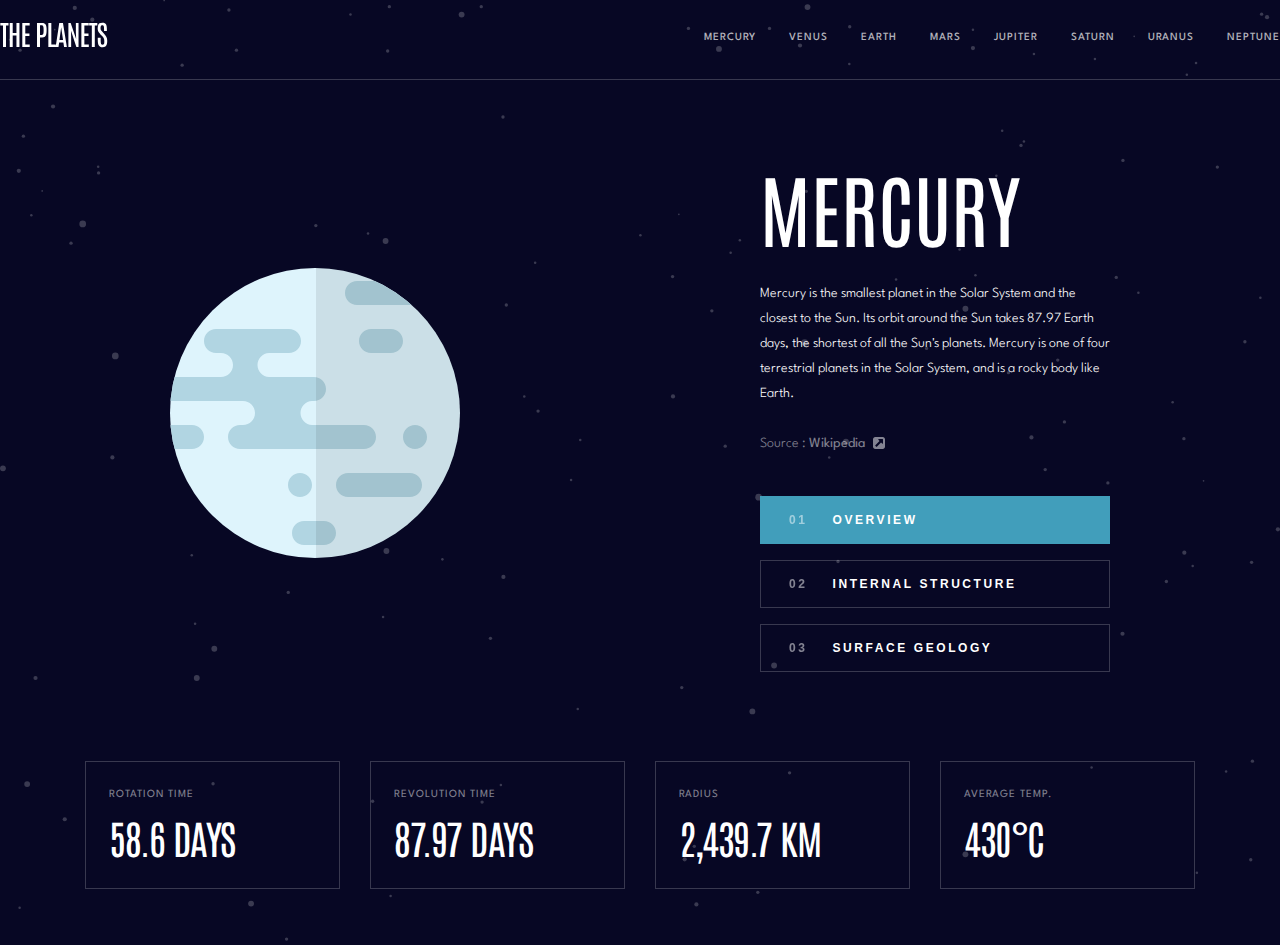
<file: index.html>
<!DOCTYPE html>
<html lang="en">
<head>
  <meta charset="UTF-8">
  <meta name="viewport" content="width=device-width, initial-scale=1.0">

  <link rel="icon" type="image/png" sizes="32x32" href="./assets/icons/favicon-32x32.png">
  <link rel="stylesheet" href="./css/styles.css">
  
  <title>Frontend Mentor | Planets fact site</title>
</head>
<body>
    <script src="./js/script.js"></script>
</body>
</html>
</file>
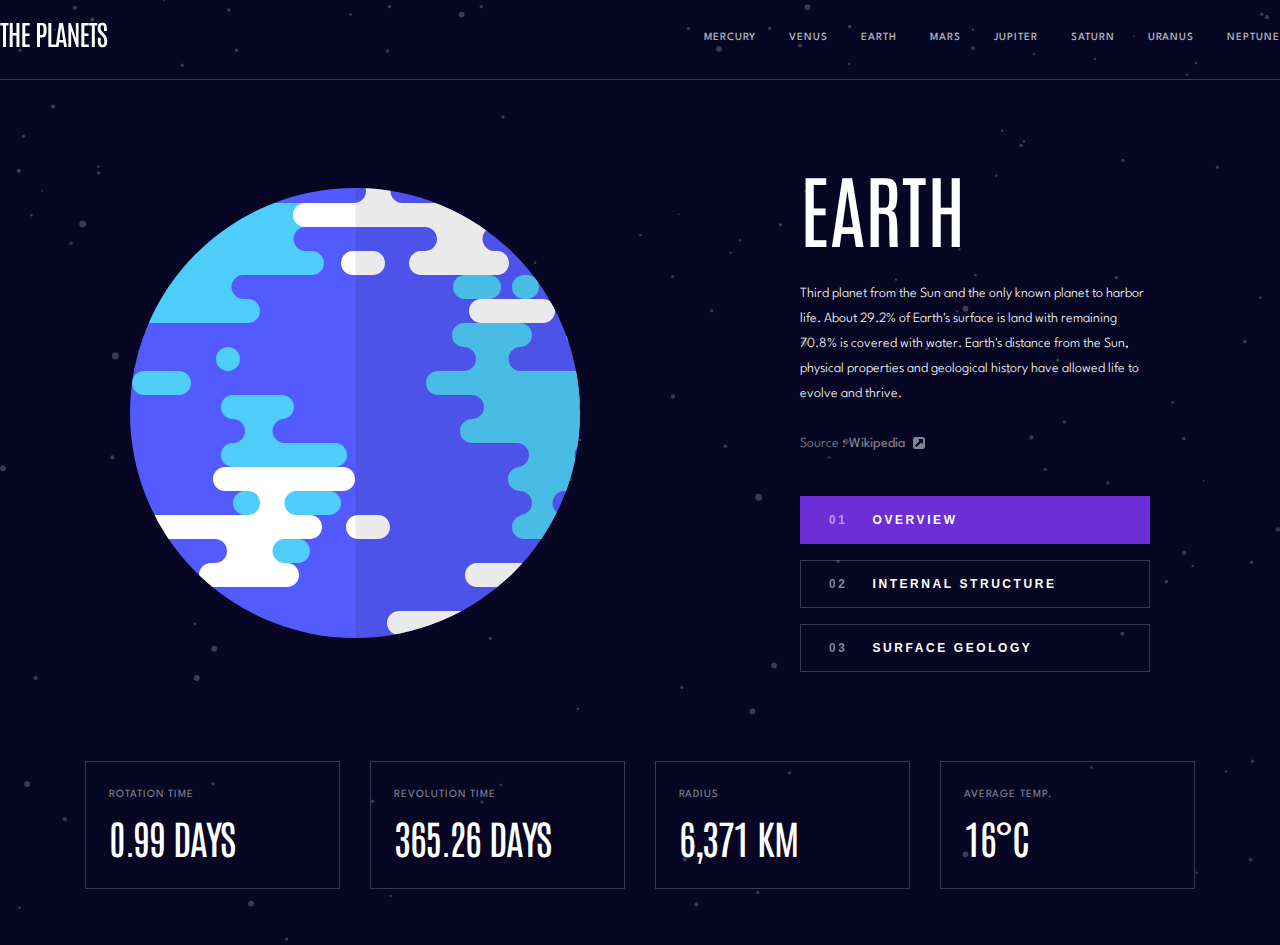
<file: earth.html>
<!DOCTYPE html>
<html lang="en">
<head>
  <meta charset="UTF-8">
  <meta name="viewport" content="width=device-width, initial-scale=1.0">

  <link rel="icon" type="image/png" sizes="32x32" href="./assets/icons/favicon-32x32.png">
  <link rel="stylesheet" href="./css/styles.css">
  
  <title>Frontend Mentor | Planets fact site</title>
</head>
<body>
  
  <script src="./js/script.js"></script>
</body>
</html>
</file>
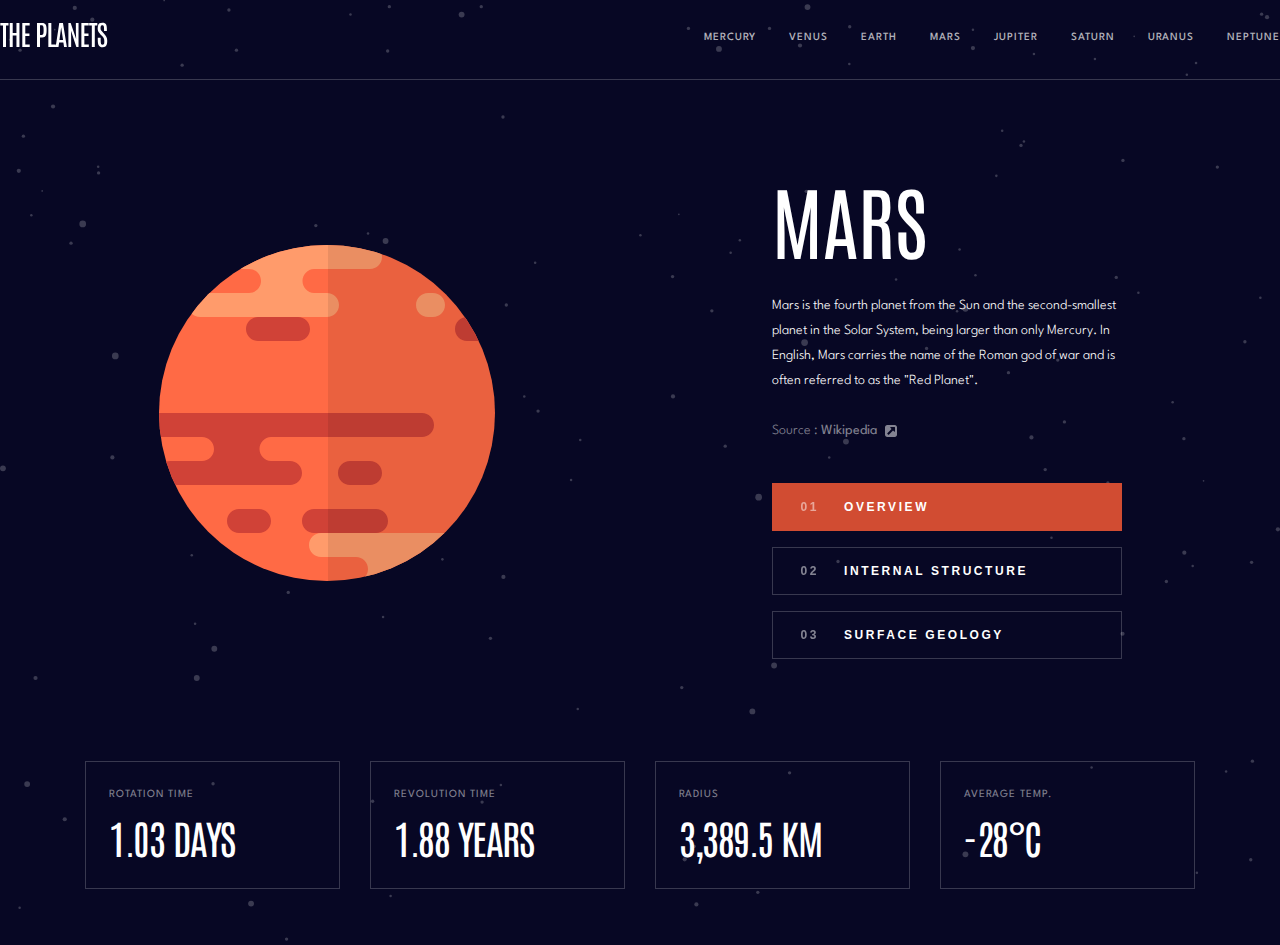
<file: mars.html>
<!DOCTYPE html>
<html lang="en">
<head>
  <meta charset="UTF-8">
  <meta name="viewport" content="width=device-width, initial-scale=1.0">

  <link rel="icon" type="image/png" sizes="32x32" href="./assets/icons/favicon-32x32.png">
  <link rel="stylesheet" href="./css/styles.css">
  
  <title>Frontend Mentor | Planets fact site</title>
</head>
<body>
 
  <script src="./js/script.js"></script>
</body>
</html>
</file>
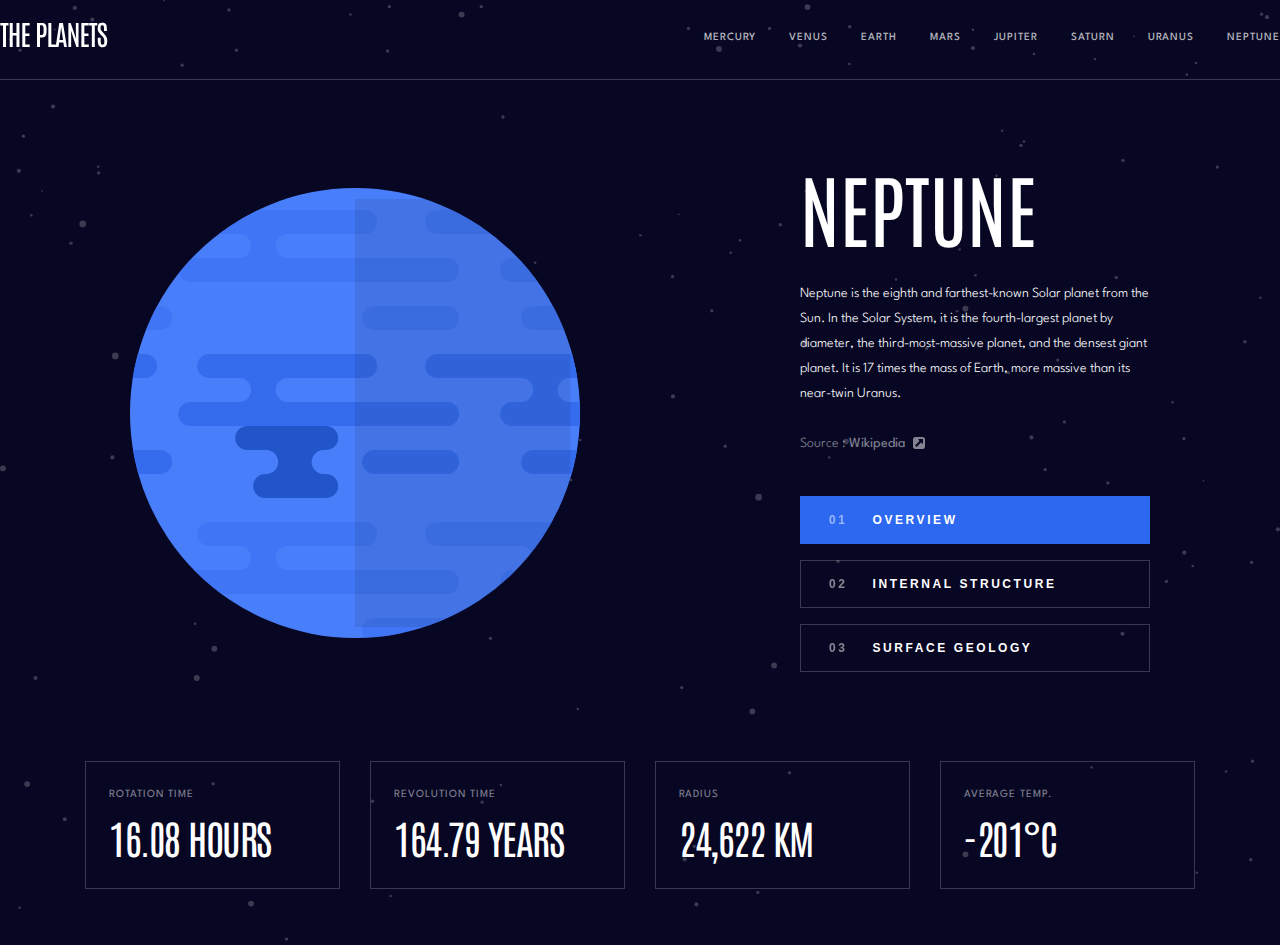
<file: neptune.html>
<!DOCTYPE html>
<html lang="en">
<head>
  <meta charset="UTF-8">
  <meta name="viewport" content="width=device-width, initial-scale=1.0">

  <link rel="icon" type="image/png" sizes="32x32" href="./assets/icons/favicon-32x32.png">
  <link rel="stylesheet" href="./css/styles.css">
  
  <title>Frontend Mentor | Planets fact site</title>
</head>
<body>
  <script src="./js/script.js"></script>
</body>
</html>
</file>
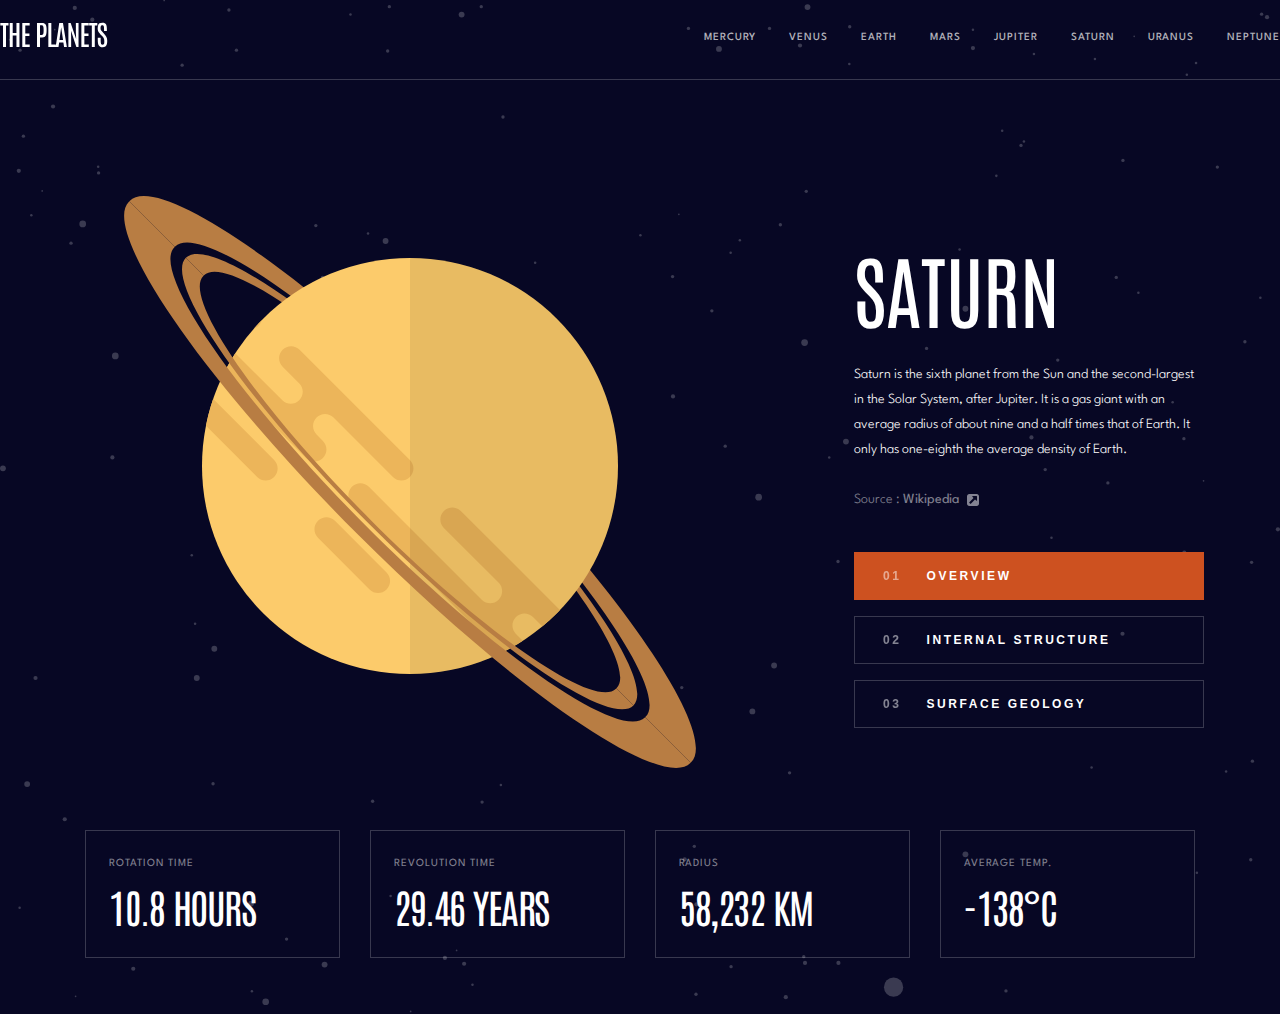
<file: saturn.html>
<!DOCTYPE html>
<html lang="en">
<head>
  <meta charset="UTF-8">
  <meta name="viewport" content="width=device-width, initial-scale=1.0">

  <link rel="icon" type="image/png" sizes="32x32" href="./assets/icons/favicon-32x32.png">
  <link rel="stylesheet" href="./css/styles.css">
  
  <title>Frontend Mentor | Planets fact site</title>
</head>
<body>

  <script src="./js/script.js"></script>
</body>
</html>
</file>
<file: css/styles.css>
@import url('https://fonts.googleapis.com/css2?family=Antonio:wght@400;500&family=League+Spartan:wght@200;300;500;700&display=swap');


*, *::after, *::before {
    margin: 0;
    padding: 0;
    box-sizing: border-box;
}
ul, li {
    list-style-type: none;
}

a {
    text-decoration: none;
    /* color: #fff; */
}

body {
    font-family: 'League Spartan', sans-serif;
    font-weight: 500;
    background-color: #070724;
    background-image: url(../assets/background-stars.svg);
    background-position: 0 0;
    background-size: cover;
}

header {
    padding: 22px 0 27px;
    border-bottom: 1px solid rgba(255, 255, 255, 0.2);
}

.header__container {
    max-width: 1370px;
    margin: 0 auto;
    display: flex;
    align-items: center;
    justify-content: space-between;
}

.header__container ul {
    display: flex;
    align-items: center;
    gap: 33px;
}

.header-navigation-item a {
    color: rgba(255, 255, 255, 0.7);
    font-size: 11px;
    line-height: 25px;
    letter-spacing: 1px;
    text-transform: uppercase;
    /* transition: all .5s; */
}

.header-navigation-item a:hover {
    color: #ffffff;
}

.main__container {
    padding-bottom: 15px;
    display: flex;
    justify-content: space-between;
    align-items: center;
    color: #fff;
    margin: 0 auto;
}

.main__container-mercury {
    max-width: 940px;
}

.main__container-venus {
    max-width: 995px;
}

.main__container-earth {
    max-width: 1020px;
}

.main__container-mars {
    max-width: 963px;
}

.main__container-jupiter {
    padding-top: 96px;
    padding-bottom: 48px;
    max-width: 1086px;
}

.main__container-saturn {
    padding-top: 69px;
    max-width: 1128px;
}

.main__container-uranus {
    max-width: 1024px;
}

.main__container-neptune {
    max-width: 1020px;
}

.main_content-buttons button:hover {
    background: rgba(216, 216, 216, 0.2);
    border: none;
}

.button__active-mercury {
    background: #419EBB !important;
    border: 1px solid #419EBB !important;
}
.button__active-venus {
    background: #EDA249 !important;
    border: 1px solid #EDA249 !important;
}
.button__active-earth {
    background: #6D2ED5 !important;
    border: 1px solid #6D2ED5 !important;
}
.button__active-mars {
    background: #D14C32 !important;
    border: 1px solid #D14C32 !important;
}
.button__active-jupiter {
    background: #D83A34 !important;
    border: 1px solid #D83A34 !important;
}
.button__active-saturn {
    background: #CD5120 !important;
    border: 1px solid #CD5120 !important;
}
.button__active-uranus {
    background: #1EC1A2 !important;
    border: 1px solid #1EC1A2 !important;
}
.button__active-neptune {
    background: #2D68F0 !important;
    border: 1px solid #2D68F0 !important;
}

.main__content h1 {
    font-family: 'Antonio';
    font-size: 80px;
    font-weight: 400;
    text-transform: uppercase;
    margin-bottom: 23px;
}

.main__content-text {
    font-size: 14px;
    font-weight: 300;
    line-height: 25px;
    /* max-width: 350px; */
    margin-bottom: 25px;
}

.main__content-source {
    font-size: 14px;
    font-style: normal;
    font-weight: 300;
    line-height: 25px; /* 178.571% */
    color: rgba(255, 255, 255, 0.5);
    margin-bottom: 40px;
}

.main__content-source a{
    color: rgba(255, 255, 255, 0.5);
    font-weight: 400;
    display: inline-flex;
    align-items: center;
    gap: 8px;
}

.main_content-buttons {
    display: flex;
    flex-direction: column;
    justify-content: center;
    align-items: center;
    gap: 16px;
}
.main_content-buttons button {
    color: #FFF;
    width: 100%;
    height: 48px;
    border: 1px solid rgba(255, 255, 255, 0.2);
    background-color: transparent;
    cursor: pointer;
    padding: 12px 84px 11px 28px;
    display: flex;
    justify-content: start;
    align-items: center;
    gap: 25px;

    font-size: 12px;
    font-weight: 700;
    line-height: 25px; /* 208.333% */
    letter-spacing: 2.571px;
    text-transform: uppercase;

    transition: background .5s;
}

.number {
    opacity: 0.5;
}


.main__info {
    max-width: 1110px;
    margin: 0 auto;
    color: #fff;
    padding-bottom: 56px;
}

.main__info ul {
    display: flex;
    align-items: center;
    justify-content: center;
    gap: 30px;
}

.main__info ul li {
    max-width: 255px;
    width: 100%;
    height: 128px;
    border: 1px solid rgba(255, 255, 255, 0.2);
    padding: 20px 23px 27px 23px;
    display: flex;
    flex-direction: column;
    align-items: start;
    justify-content: start;
    gap: 4px;
}
.main__info ul li h4{
    color: rgba(255, 255, 255, 0.5);
    font-size: 11px;
    font-weight: 400;
    line-height: 25px; 
    letter-spacing: 1px;
    text-transform: uppercase;
}
.main__info ul li h3{
    font-family: 'Antonio';
    font-size: 40px;
    font-weight: 400;
    line-height: normal;
    letter-spacing: -1.5px;
    text-transform: uppercase;
}

div.image {
    height: 666px;
    display:flex; 
    flex-direction:column; 
    align-items:center; 
    justify-content:center;
}

.main__content {
    max-width: 350px;
}

div.hoverLine {
    display: block;
    top: -25px;
    /* position: absolute; */
}

.burger {
    display: none;
}

.circle {
    display: none;
}

.chevron {
    display: none;
}

.active {
    display: none;
}



@media(max-width:800px) {
    header {
        padding: 32px 0 27px;
    }
    
    .header__container {
        max-width: 1370px;
        display: flex;
        align-items: center;
        justify-content: center;
        flex-direction: column;
        gap: 39px;
    }
    
    .header__container ul {
        display: flex;
        align-items: center;
        gap: 33px;
    }

    .main__container {
        padding-bottom: 30px;
        display: flex;
        justify-content: center;
        align-items: center;
        flex-direction: column;
    }

    div.image {
        height: 449px;
        display:flex; 
        flex-direction:column; 
        align-items:center; 
        justify-content:center;
    }
/*     
    div.image img {
        height: 422px;
    } */

    .main__container-mercury {
        max-width: 689px;
    }

    .main__container-mercury div.image img {
        height: 184px;
    }
    
    .main__container-venus {
        max-width: 689px;
    }

    .main__container-venus div.image img {
        height: 253px;
    }
    
    .main__container-earth {
        max-width: 689px;
    }

    .main__container-earth div.image img {
        height: 285px;
    }
    
    .main__container-mars {
        max-width: 689px;
    }

    .main__container-mars div.image img {
        height: 213px;
    }
    
    .main__container-jupiter {
        padding-top: 54px;
        max-width: 689px;
    }

    .main__container-jupiter div.image img {
        height: 369px;
    }
    
    .main__container-saturn {
        padding-top: 69px;
        max-width: 689px;
    }

    .main__container-saturn div.image img {
        height: 422px;
    }
    
    .main__container-uranus {
        max-width: 689px;
    }

    .main__container-uranus div.image img {
        height: 290px;
    }
    
    .main__container-neptune {
        max-width: 689px;
    }

    .main__container-neptune div.image img {
        height: 285px;
    }

    .main__content {
        display: flex;
        gap: 69px;
        justify-content: center;
        align-items: center;
        max-width: 689px;
    }
    
    .main__content h1 {
        font-size: 48px;
    }
    
    .main__content-text {
        font-size: 11px;
        line-height: 22px;
        max-width: 339px;
        width: 100%;
        margin-bottom: 32px;
        height: 110px;
    }
    
    .main__content-source {
        font-size: 12px;
        margin-bottom: 0;
    }
    
    .main_content-buttons {
        display: flex;
        flex-direction: column;
        justify-content: center;
        align-items: center;
        gap: 16px;
    }
    .main_content-buttons button {
        width: 281px;
        height: 40px;
        padding: 8px 20px 7px;
        gap:17px;
    
        font-size: 9px;
        letter-spacing: 1.9px;
    }

    .main__info {
        max-width: 689px;
        padding-bottom: 36px;
    }
    
    .main__info ul {
        gap: 11px;
    }
    
    .main__info ul li {
        max-width: 164px;
        height: 88px;
        padding: 15px 15px 19px;
        display: flex;
        flex-direction: column;
        align-items: start;
        justify-content: start;
        gap: 4px;
    }

    .main__info ul li h4{
        font-size: 8px;
        line-height: 16px; 
        letter-spacing: 0.7px;
    }
    .main__info ul li h3{
        font-size: 24px;
        letter-spacing: -0.9px;
    }
    .geology {
        width: 100px !important;
        height: 120px !important;
    }

    
    div.hoverLine {
        top: 25px;
        /* bottom: 0; */
    }
    .burger {
        display: none;
    }
    
    .circle {
        display: none;
    }
    
    .chevron {
        display: none;
    }    
}

@media(max-width:400px) {
    body div.shadow {
        position: absolute;
        height: 100vh;
        width: 100vw;
        background-color: rgba(0, 0, 0, 0.8);
        left: 0;
        top: 62px;
    }

    header {
        padding: 16px 24px;
        position: relative;
    }
    
    .header__container {
        max-width: 327px;
        display: flex;
        justify-content: space-between;
        flex-direction: row;
        gap: 0px;
    }

    .burger {
        background-image: url(../assets/icons/icon-hamburger.svg);
        width: 24px;
        height: 17px;
        display: block;
        background-color: transparent;
        border: 0;
        outline: 0;
        cursor: pointer;
    }

    .header__container ul {
        display: none;
    }
    nav.burger__menu.burger__menu-active {
        transform: translateY(0%);
        transition: all .5s;
    }

    nav.burger__menu {
        transform: translateY(-200%);
        height: 576px;
        width: 100%;
        position: absolute;
        top:62px;
        left: 0;
        background-color: #070724;
        z-index: 10;
        border-radius: 0 0 8px 8px;
        transition: all .5s;
    }

    nav.burger__menu.burger__menu-active ul {
        display: flex;
        flex-direction: column;
        justify-content: start;
        align-items: start;
        gap: 0;
        padding: 24px;
        max-width: 367px;
        width: 100%;
        /* margin: 0 auto; */
        /* margin: 0; */
    }

    nav.burger__menu ul li {
        width: 100%;
        padding: 20px 0;
        border-bottom: 1px solid rgba(255, 255, 255, 0.1);
    }

    nav.burger__menu ul li:nth-child(8) {
        border-bottom: none;
    }

    nav.burger__menu ul li a {
        display: flex;
        justify-content: space-between;
        align-items: center;
    }

    nav.burger__menu ul li a .circle {
        display: inline-block;
        width: 20px;
        height: 20px;
        border-radius: 50%;
        background-color: #DEF4FC;
    }

    nav.burger__menu ul li a .text__container {
        display: flex;
        justify-content: start;
        align-items: center;
        max-width: 327px;
        width: 100%;
        gap: 25px;

        color: #FFF;
        font-size: 15px;
        font-weight: 500;
        line-height: 25px; /* 166.667% */
        letter-spacing: 1.364px;
        text-transform: uppercase;
    }

    div.hoverLine {
        display: none;
    } 
    .chevron {
        display: inline-block;
        width: 4px;
        height: 8px;
    }

    
    .main_content-buttons {
        display: flex;
        flex-direction: row;
        justify-content: center;
        align-items: center;
        gap: 43px;
        position: absolute;
        top: 62px;
        padding: 20px 24px;
        width: 100%;
        border-bottom: 1px solid rgba(255, 255, 255, 0.2);
    }

    .main_content-buttons button {
        position: relative;
        width: 80px;
        height: 10px;
        padding: 0px;
        gap:0px;
        align-items: center;
        justify-content: center;
    
        font-size: 9px;
        letter-spacing: 1.9px;
        background: none !important;
        border: none !important;
    }
    
    .active {
        display: block;
    }

    .main__container {
        padding-top: 51px;
        padding-bottom: 37px;
        display: flex;
        justify-content: center;
        align-items: center;
        flex-direction: column;
    }

    
    div.image {
        padding: 24px 0;
        height: 256px;
    } 
 
    div.image img {
        height: 224px;
    } 

   .main__container-mercury {
        max-width: 327px;
    }

    .main__container-mercury div.image img {
        height: 111px;
    }
    
    .main__container-venus {
        max-width: 327px;
    }

    .main__container-venus div.image img {
        height: 154px;
    }
    
    .main__container-earth {
        max-width: 327px;
    }

    .main__container-earth div.image img {
        height: 173px;
    }
    
    .main__container-mars {
        max-width: 327px;
    }

    .main__container-mars div.image img {
        height: 129px;
    }
    
    .main__container-jupiter {
        padding-top: 51px;
        max-width: 327px;
    }

    .main__container-jupiter div.image img {
        height: 205px;
    }
    
    .main__container-saturn {
        max-width: 327px;
    }

    .main__container-saturn div.image img {
        height: 224px;
    }
    
    .main__container-uranus {
        max-width: 327px;
    }

    .main__container-uranus div.image img {
        height: 176px;
    }
    
    .main__container-neptune {
        max-width: 327px;
    }

    .main__container-neptune div.image img {
        height: 173px;
    }

    .geology {
        width: 70px !important;
        height: 85px !important;
        bottom: 30px !important;
    }

    .main__content {
        gap: 0px;
        justify-content: center;
        align-items: center;
        max-width: 327px;
        text-align: center;
    }
    
    .main__content h1 {
        font-size: 40px;
        margin-bottom: 16px;
    }
    
    .main__content-text {
        max-width: 275px;
        height: 110px;
        line-height: 22px;
        margin-bottom: 20px;
    }

    .main__info {
        max-width: 327px;
        padding-bottom: 47px;
    }
    
    .main__info ul {
        flex-direction: column;
        gap: 8px;
    }
    
    .main__info ul li {
        max-width: 327px;
        height: 48px;
        padding: 9px 24px 13px;
        display: flex;
        flex-direction: row;
        align-items: center;
        justify-content: space-between;
        gap: 0px;
    }

    .main__info ul li h3{
        font-size: 20px;
        letter-spacing: -0.75px;
    }
}
</file>
